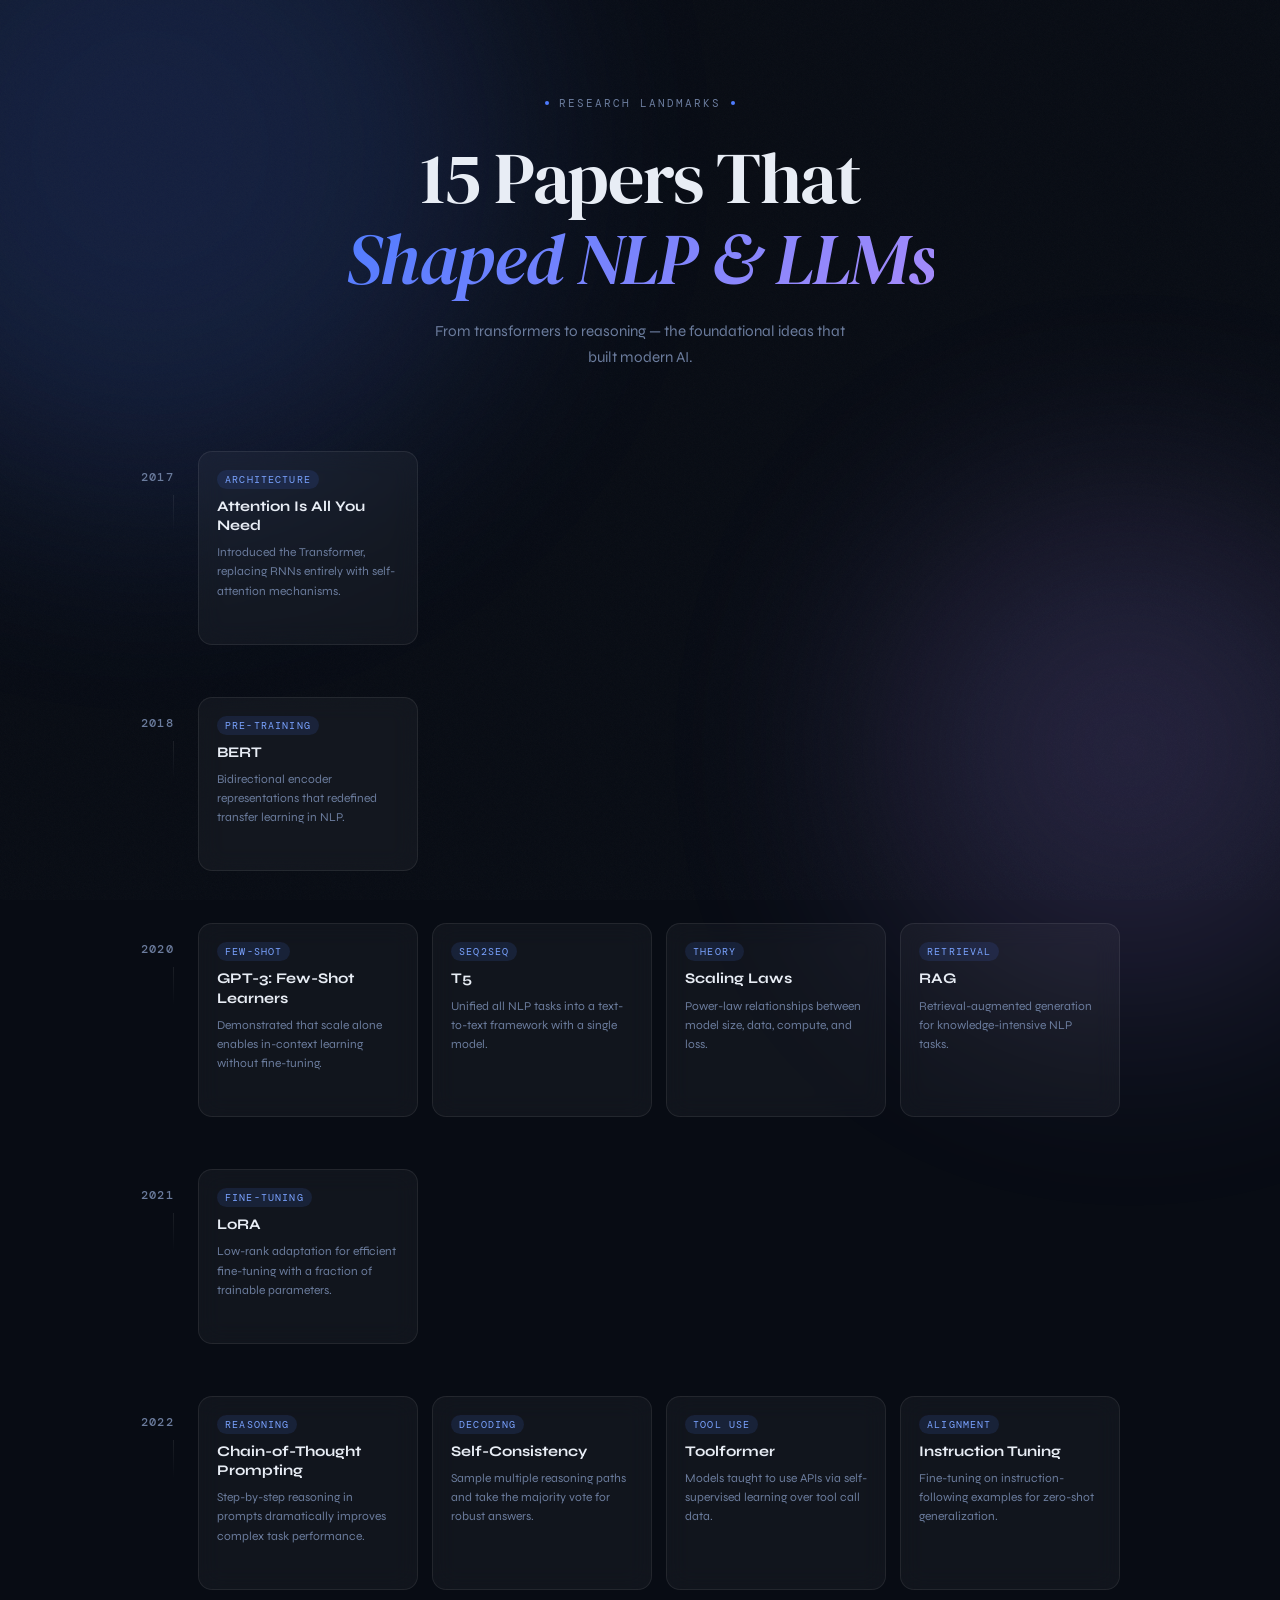
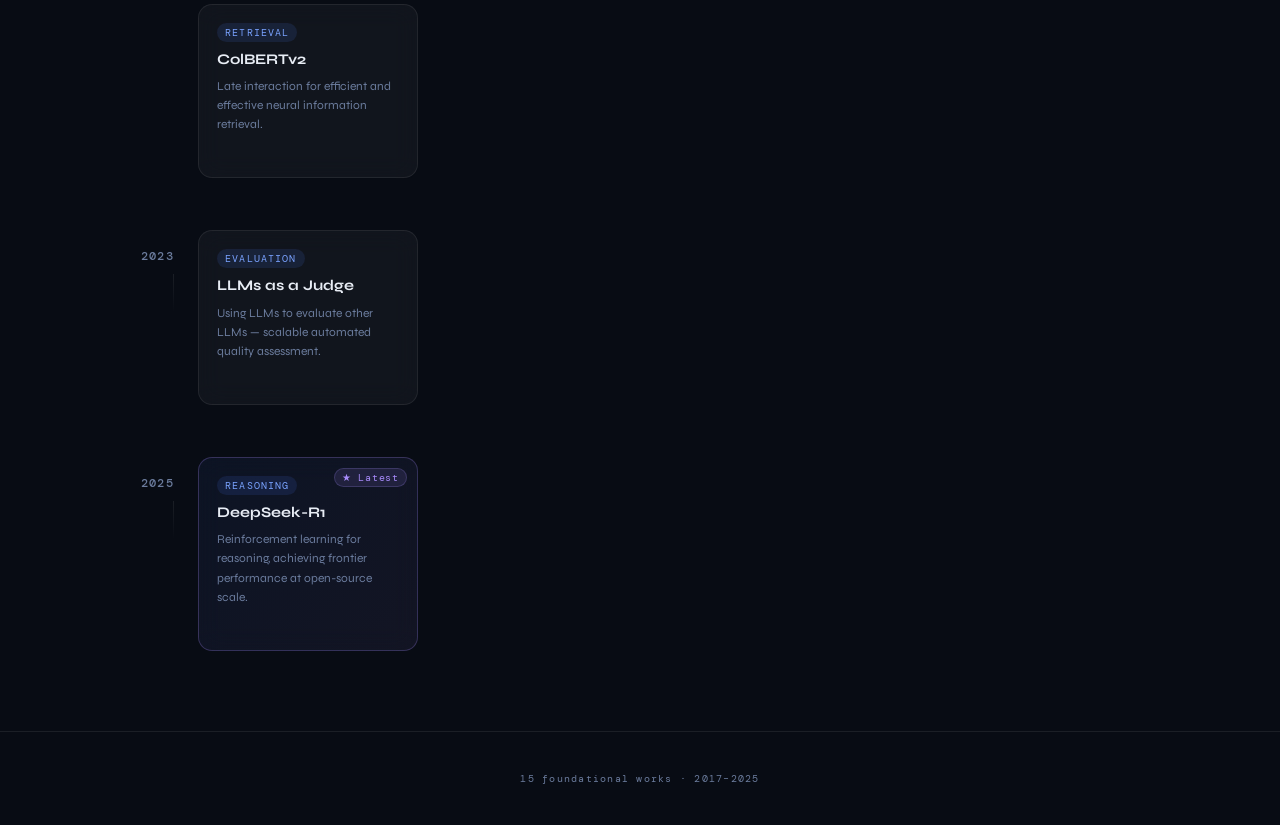
<file: index.html>
<!DOCTYPE html>
<html lang="en">
<head>
  <meta charset="UTF-8">
  <meta name="viewport" content="width=device-width, initial-scale=1.0">
  <title>15 Papers That Shaped NLP & LLMs</title>
  <link rel="preconnect" href="https://fonts.googleapis.com">
  <link rel="preconnect" href="https://fonts.gstatic.com" crossorigin>
  <link href="https://fonts.googleapis.com/css2?family=DM+Serif+Display:ital@0;1&family=DM+Mono:wght@400;500&family=Syne:wght@400;600;700&display=swap" rel="stylesheet">
  <style>
    *, *::before, *::after { box-sizing: border-box; margin: 0; padding: 0; }

    :root {
      --bg:        #080c14;
      --glass:     rgba(255,255,255,0.04);
      --border:    rgba(255,255,255,0.08);
      --accent:    #4f7cff;
      --accent2:   #a78bfa;
      --text:      #e8edf5;
      --muted:     #6b7c9d;
      --tag-bg:    rgba(79,124,255,0.12);
      --tag-text:  #7aa3ff;
    }

    html { scroll-behavior: smooth; }

    body {
      background-color: var(--bg);
      color: var(--text);
      font-family: 'Syne', sans-serif;
      min-height: 100vh;
      overflow-x: hidden;
      position: relative;
    }

    .noise {
      position: fixed;
      inset: 0;
      pointer-events: none;
      z-index: 0;
      opacity: 0.03;
      background-image: url("data:image/svg+xml,%3Csvg viewBox='0 0 256 256' xmlns='http://www.w3.org/2000/svg'%3E%3Cfilter id='noise'%3E%3CfeTurbulence type='fractalNoise' baseFrequency='0.9' numOctaves='4' stitchTiles='stitch'/%3E%3C/filter%3E%3Crect width='100%25' height='100%25' filter='url(%23noise)'/%3E%3C/svg%3E");
      background-size: 128px;
    }

    body::before, body::after {
      content: '';
      position: fixed;
      border-radius: 50%;
      pointer-events: none;
      z-index: 0;
      filter: blur(120px);
      opacity: 0.18;
    }
    body::before {
      width: 700px; height: 700px;
      background: var(--accent);
      top: -200px; left: -200px;
    }
    body::after {
      width: 500px; height: 500px;
      background: var(--accent2);
      bottom: -100px; right: -100px;
    }

    header {
      position: relative;
      z-index: 1;
      text-align: center;
      padding: 90px 24px 60px;
    }

    .header-eyebrow {
      display: inline-flex;
      align-items: center;
      gap: 10px;
      font-family: 'DM Mono', monospace;
      font-size: 0.7rem;
      letter-spacing: 0.18em;
      text-transform: uppercase;
      color: var(--muted);
      margin-bottom: 28px;
    }

    .dot {
      width: 4px; height: 4px;
      border-radius: 50%;
      background: var(--accent);
      display: inline-block;
    }

    h1 {
      font-family: 'DM Serif Display', serif;
      font-size: clamp(2.4rem, 6vw, 4.5rem);
      font-weight: 400;
      line-height: 1.12;
      color: var(--text);
      letter-spacing: -0.02em;
      margin-bottom: 20px;
    }

    h1 em {
      font-style: italic;
      color: transparent;
      background: linear-gradient(135deg, var(--accent), var(--accent2));
      -webkit-background-clip: text;
      background-clip: text;
    }

    .subtitle {
      font-size: 0.95rem;
      color: var(--muted);
      max-width: 420px;
      margin: 0 auto;
      line-height: 1.7;
      font-weight: 400;
    }

    .timeline {
      position: relative;
      z-index: 1;
      padding: 20px 5% 80px;
      max-width: 1400px;
      margin: 0 auto;
      display: flex;
      flex-direction: column;
      gap: 52px;
    }

    .year-block {
      display: grid;
      grid-template-columns: 110px 1fr;
      gap: 24px;
      align-items: start;
      opacity: 0;
      transform: translateY(24px);
      transition: opacity 0.55s ease calc(var(--delay, 0s)),
                  transform 0.55s ease calc(var(--delay, 0s));
    }

    .year-block.visible {
      opacity: 1;
      transform: translateY(0);
    }

    .year-label {
      display: flex;
      flex-direction: column;
      align-items: flex-end;
      padding-top: 18px;
      gap: 10px;
      position: sticky;
      top: 30px;
    }

    .year-num {
      font-family: 'DM Mono', monospace;
      font-size: 0.78rem;
      letter-spacing: 0.1em;
      color: var(--muted);
      font-weight: 500;
    }

    .year-line {
      width: 1px;
      height: 40px;
      background: linear-gradient(to bottom, var(--border), transparent);
    }

    .cards {
      display: flex;
      flex-wrap: wrap;
      gap: 14px;
    }

    .card {
      position: relative;
      display: block;
      text-decoration: none;
      background: var(--glass);
      border: 1px solid var(--border);
      border-radius: 14px;
      overflow: hidden;
      width: 220px;
      flex-shrink: 0;
      transition: transform 0.3s cubic-bezier(0.23,1,0.32,1),
                  box-shadow 0.3s ease,
                  border-color 0.3s ease;
      backdrop-filter: blur(12px);
    }

    .card::before {
      content: '';
      position: absolute;
      inset: 0;
      background: radial-gradient(ellipse at 0% 0%, rgba(79,124,255,0.08) 0%, transparent 70%);
      opacity: 0;
      transition: opacity 0.35s ease;
    }

    .card:hover {
      transform: translateY(-6px) scale(1.015);
      box-shadow: 0 20px 60px rgba(0,0,0,0.5), 0 0 0 1px rgba(79,124,255,0.2);
      border-color: rgba(79,124,255,0.3);
    }

    .card:hover::before { opacity: 1; }

    .card.featured {
      border-color: rgba(167,139,250,0.25);
      background: linear-gradient(135deg, rgba(79,124,255,0.07), rgba(167,139,250,0.07));
    }

    .card.featured::after {
      content: '★ Latest';
      position: absolute;
      top: 10px;
      right: 10px;
      font-family: 'DM Mono', monospace;
      font-size: 0.6rem;
      letter-spacing: 0.08em;
      color: var(--accent2);
      background: rgba(167,139,250,0.12);
      padding: 2px 7px;
      border-radius: 20px;
      border: 1px solid rgba(167,139,250,0.2);
    }

    .card-inner {
      padding: 18px 18px 16px;
      display: flex;
      flex-direction: column;
      gap: 8px;
      height: 100%;
    }

    .card-tag {
      font-family: 'DM Mono', monospace;
      font-size: 0.6rem;
      letter-spacing: 0.12em;
      text-transform: uppercase;
      color: var(--tag-text);
      background: var(--tag-bg);
      padding: 3px 8px;
      border-radius: 20px;
      display: inline-block;
      width: fit-content;
    }

    .card-title {
      font-family: 'Syne', sans-serif;
      font-size: 0.92rem;
      font-weight: 700;
      color: var(--text);
      line-height: 1.3;
    }

    .card-desc {
      font-size: 0.75rem;
      color: var(--muted);
      line-height: 1.6;
      flex: 1;
    }

    .card-arrow {
      font-size: 1rem;
      color: var(--accent);
      opacity: 0;
      transform: translate(-4px, 4px);
      transition: opacity 0.25s ease, transform 0.25s ease;
      align-self: flex-end;
    }

    .card:hover .card-arrow {
      opacity: 1;
      transform: translate(0, 0);
    }

    footer {
      position: relative;
      z-index: 1;
      text-align: center;
      padding: 40px 24px;
      font-family: 'DM Mono', monospace;
      font-size: 0.65rem;
      letter-spacing: 0.12em;
      color: var(--muted);
      border-top: 1px solid var(--border);
    }

    @media (max-width: 680px) {
      .year-block { grid-template-columns: 1fr; }
      .year-label {
        flex-direction: row;
        align-items: center;
        position: static;
        padding-top: 0;
        gap: 12px;
      }
      .year-line {
        width: 100%; height: 1px;
        background: linear-gradient(to right, var(--border), transparent);
        flex: 1;
      }
      .cards { flex-direction: column; }
      .card { width: 100%; }
    }
  </style>
</head>
<body>

  <div class="noise"></div>

  <header>
    <div class="header-eyebrow">
      <span class="dot"></span>
      Research Landmarks
      <span class="dot"></span>
    </div>
    <h1>15 Papers That<br><em>Shaped NLP & LLMs</em></h1>
    <p class="subtitle">From transformers to reasoning — the foundational ideas that built modern AI.</p>
  </header>

  <div class="timeline">

    <div class="year-block" style="--delay: 0.05s">
      <div class="year-label">
        <span class="year-num">2017</span>
        <div class="year-line"></div>
      </div>
      <div class="cards">
        <a class="card" href="https://arxiv.org/abs/1706.03762" target="_blank">
          <div class="card-inner">
            <div class="card-tag">Architecture</div>
            <div class="card-title">Attention Is All You Need</div>
            <div class="card-desc">Introduced the Transformer, replacing RNNs entirely with self-attention mechanisms.</div>
            <div class="card-arrow">↗</div>
          </div>
        </a>
      </div>
    </div>

    <div class="year-block" style="--delay: 0.1s">
      <div class="year-label">
        <span class="year-num">2018</span>
        <div class="year-line"></div>
      </div>
      <div class="cards">
        <a class="card" href="https://arxiv.org/abs/1810.04805" target="_blank">
          <div class="card-inner">
            <div class="card-tag">Pre-training</div>
            <div class="card-title">BERT</div>
            <div class="card-desc">Bidirectional encoder representations that redefined transfer learning in NLP.</div>
            <div class="card-arrow">↗</div>
          </div>
        </a>
      </div>
    </div>

    <div class="year-block" style="--delay: 0.15s">
      <div class="year-label">
        <span class="year-num">2020</span>
        <div class="year-line"></div>
      </div>
      <div class="cards">
        <a class="card" href="https://arxiv.org/abs/2005.14165" target="_blank">
          <div class="card-inner">
            <div class="card-tag">Few-Shot</div>
            <div class="card-title">GPT-3: Few-Shot Learners</div>
            <div class="card-desc">Demonstrated that scale alone enables in-context learning without fine-tuning.</div>
            <div class="card-arrow">↗</div>
          </div>
        </a>
        <a class="card" href="https://arxiv.org/abs/1910.10683" target="_blank">
          <div class="card-inner">
            <div class="card-tag">Seq2Seq</div>
            <div class="card-title">T5</div>
            <div class="card-desc">Unified all NLP tasks into a text-to-text framework with a single model.</div>
            <div class="card-arrow">↗</div>
          </div>
        </a>
        <a class="card" href="https://arxiv.org/abs/2001.08361" target="_blank">
          <div class="card-inner">
            <div class="card-tag">Theory</div>
            <div class="card-title">Scaling Laws</div>
            <div class="card-desc">Power-law relationships between model size, data, compute, and loss.</div>
            <div class="card-arrow">↗</div>
          </div>
        </a>
        <a class="card" href="https://arxiv.org/abs/2005.11401" target="_blank">
          <div class="card-inner">
            <div class="card-tag">Retrieval</div>
            <div class="card-title">RAG</div>
            <div class="card-desc">Retrieval-augmented generation for knowledge-intensive NLP tasks.</div>
            <div class="card-arrow">↗</div>
          </div>
        </a>
      </div>
    </div>

    <div class="year-block" style="--delay: 0.2s">
      <div class="year-label">
        <span class="year-num">2021</span>
        <div class="year-line"></div>
      </div>
      <div class="cards">
        <a class="card" href="https://arxiv.org/abs/2106.09685" target="_blank">
          <div class="card-inner">
            <div class="card-tag">Fine-tuning</div>
            <div class="card-title">LoRA</div>
            <div class="card-desc">Low-rank adaptation for efficient fine-tuning with a fraction of trainable parameters.</div>
            <div class="card-arrow">↗</div>
          </div>
        </a>
      </div>
    </div>

    <div class="year-block" style="--delay: 0.25s">
      <div class="year-label">
        <span class="year-num">2022</span>
        <div class="year-line"></div>
      </div>
      <div class="cards">
        <a class="card" href="https://arxiv.org/abs/2201.11903" target="_blank">
          <div class="card-inner">
            <div class="card-tag">Reasoning</div>
            <div class="card-title">Chain-of-Thought Prompting</div>
            <div class="card-desc">Step-by-step reasoning in prompts dramatically improves complex task performance.</div>
            <div class="card-arrow">↗</div>
          </div>
        </a>
        <a class="card" href="https://arxiv.org/abs/2203.11171" target="_blank">
          <div class="card-inner">
            <div class="card-tag">Decoding</div>
            <div class="card-title">Self-Consistency</div>
            <div class="card-desc">Sample multiple reasoning paths and take the majority vote for robust answers.</div>
            <div class="card-arrow">↗</div>
          </div>
        </a>
        <a class="card" href="https://arxiv.org/abs/2205.11916" target="_blank">
          <div class="card-inner">
            <div class="card-tag">Tool Use</div>
            <div class="card-title">Toolformer</div>
            <div class="card-desc">Models taught to use APIs via self-supervised learning over tool call data.</div>
            <div class="card-arrow">↗</div>
          </div>
        </a>
        <a class="card" href="https://arxiv.org/abs/2203.02155" target="_blank">
          <div class="card-inner">
            <div class="card-tag">Alignment</div>
            <div class="card-title">Instruction Tuning</div>
            <div class="card-desc">Fine-tuning on instruction-following examples for zero-shot generalization.</div>
            <div class="card-arrow">↗</div>
          </div>
        </a>
        <a class="card" href="https://arxiv.org/abs/2112.01488" target="_blank">
          <div class="card-inner">
            <div class="card-tag">Retrieval</div>
            <div class="card-title">ColBERTv2</div>
            <div class="card-desc">Late interaction for efficient and effective neural information retrieval.</div>
            <div class="card-arrow">↗</div>
          </div>
        </a>
      </div>
    </div>

    <div class="year-block" style="--delay: 0.3s">
      <div class="year-label">
        <span class="year-num">2023</span>
        <div class="year-line"></div>
      </div>
      <div class="cards">
        <a class="card" href="https://arxiv.org/abs/2306.05685" target="_blank">
          <div class="card-inner">
            <div class="card-tag">Evaluation</div>
            <div class="card-title">LLMs as a Judge</div>
            <div class="card-desc">Using LLMs to evaluate other LLMs — scalable automated quality assessment.</div>
            <div class="card-arrow">↗</div>
          </div>
        </a>
      </div>
    </div>

    <div class="year-block" style="--delay: 0.35s">
      <div class="year-label">
        <span class="year-num">2025</span>
        <div class="year-line"></div>
      </div>
      <div class="cards">
        <a class="card featured" href="https://arxiv.org/abs/2401.02954" target="_blank">
          <div class="card-inner">
            <div class="card-tag">Reasoning</div>
            <div class="card-title">DeepSeek-R1</div>
            <div class="card-desc">Reinforcement learning for reasoning, achieving frontier performance at open-source scale.</div>
            <div class="card-arrow">↗</div>
          </div>
        </a>
      </div>
    </div>

  </div>

  <footer>
    <span>15 foundational works · 2017–2025</span>
  </footer>

  <script>
    const blocks = document.querySelectorAll('.year-block');
    const observer = new IntersectionObserver((entries) => {
      entries.forEach(entry => {
        if (entry.isIntersecting) {
          entry.target.classList.add('visible');
          observer.unobserve(entry.target);
        }
      });
    }, { threshold: 0.1 });
    blocks.forEach(b => observer.observe(b));
  </script>

</body>
</html>
</file>
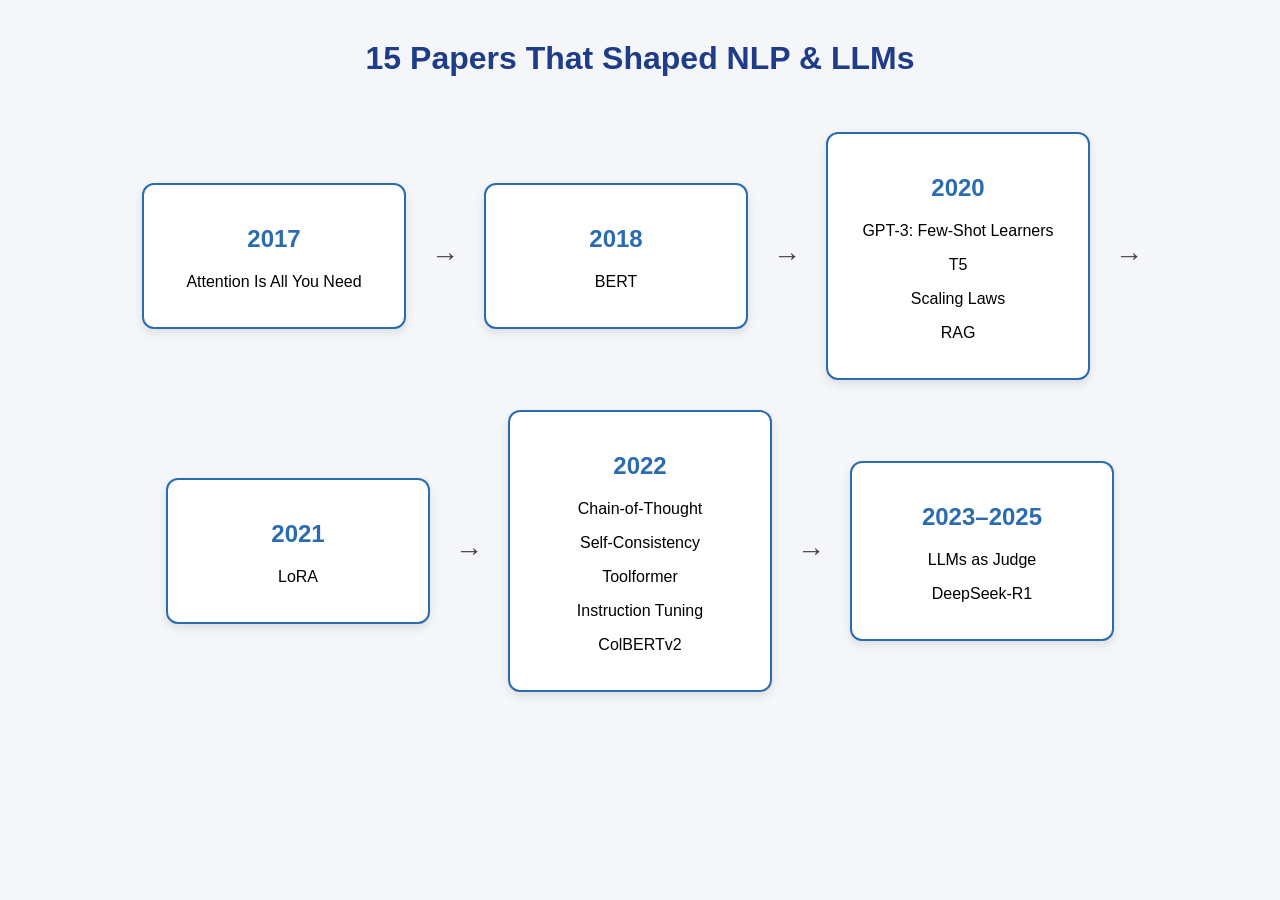
<file: Ai and ML/papers-timeline/index.html>
<!DOCTYPE html>
<html>
<head>
    <title>15 Papers That Shaped NLP & LLMs</title>
    <link rel="stylesheet" href="style.css">
</head>
<body>

<h1>15 Papers That Shaped NLP & LLMs</h1>

<div class="grid">

    <div class="card">
        <h2>2017</h2>
        <p>Attention Is All You Need</p>
    </div>

    <div class="arrow">→</div>

    <div class="card">
        <h2>2018</h2>
        <p>BERT</p>
    </div>

    <div class="arrow">→</div>

    <div class="card">
        <h2>2020</h2>
        <p>GPT-3: Few-Shot Learners</p>
        <p>T5</p>
        <p>Scaling Laws</p>
        <p>RAG</p>
    </div>

    <div class="arrow">→</div>

    <div class="card">
        <h2>2021</h2>
        <p>LoRA</p>
    </div>

    <div class="arrow">→</div>

    <div class="card">
        <h2>2022</h2>
        <p>Chain-of-Thought</p>
        <p>Self-Consistency</p>
        <p>Toolformer</p>
        <p>Instruction Tuning</p>
        <p>ColBERTv2</p>
    </div>

    <div class="arrow">→</div>

    <div class="card">
        <h2>2023–2025</h2>
        <p>LLMs as Judge</p>
        <p>DeepSeek-R1</p>
    </div>

</div>

</body>
</html>
</file>
<file: Ai and ML/papers-timeline/style.css>
body {
    font-family: Arial, sans-serif;
    background: #f4f6fa;
    text-align: center;
}

h1 {
    margin-top: 40px;
    color: #1f3c88;
}

.grid {
    display: flex;
    justify-content: center;
    align-items: center;
    flex-wrap: wrap;
    margin: 40px;
}

.card {
    border: 2px solid #2b6cb0;
    border-radius: 12px;
    padding: 20px;
    width: 220px;
    margin: 15px;
    background: white;
    box-shadow: 0 4px 10px rgba(0,0,0,0.1);
}

.card h2 {
    color: #2b6cb0;
}

.arrow {
    font-size: 28px;
    margin: 0 10px;
    color: #444;
}
</file>
